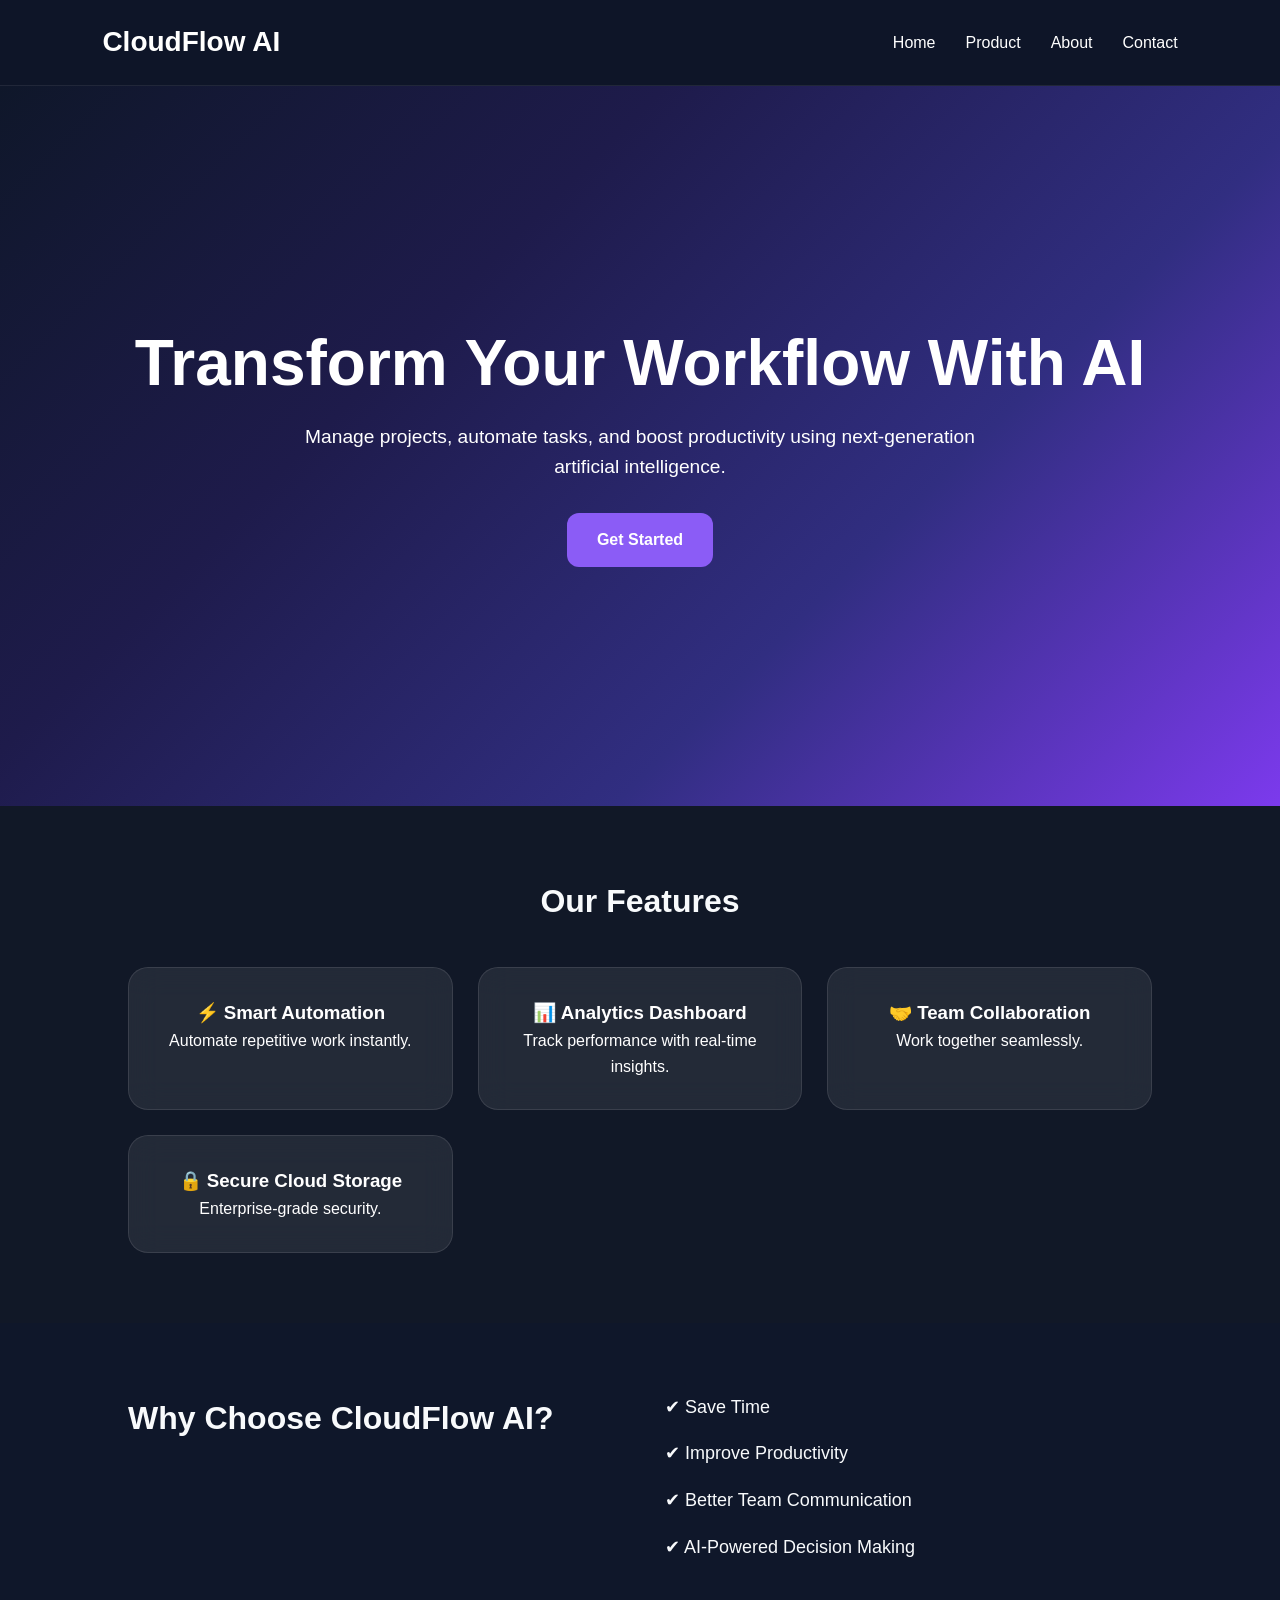
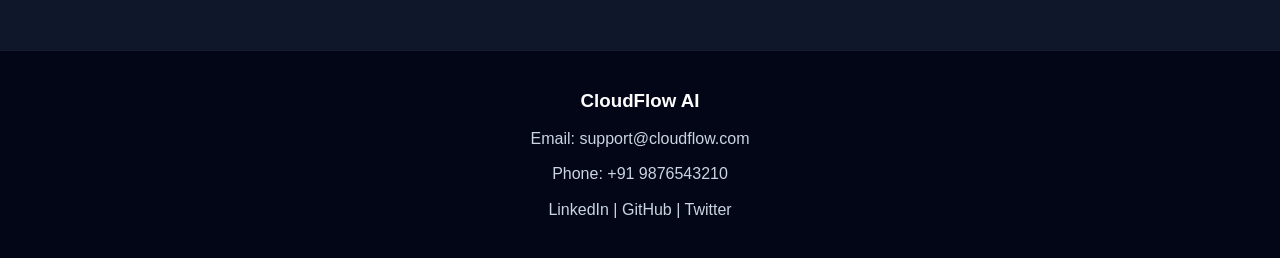
<file: index.html>
<!DOCTYPE html>
<html lang="en">
<head>
    <meta charset="UTF-8">
    <meta name="viewport" content="width=device-width, initial-scale=1.0">
    <title>CloudFlow AI</title>
    <link rel="stylesheet" href="css/style.css">
</head>
<body>

    <!-- Navbar -->
    <nav class="navbar">
        <div class="logo">CloudFlow AI</div>

        <ul class="nav-links">
            <li><a href="index.html">Home</a></li>
            <li><a href="product.html">Product</a></li>
            <li><a href="about.html">About</a></li>
            <li><a href="contact.html">Contact</a></li>
        </ul>
    </nav>

    <!-- Hero Section -->
    <section class="hero">
        <div class="hero-content">
            <h1>Transform Your Workflow With AI</h1>
            <p>
                Manage projects, automate tasks, and boost productivity
                using next-generation artificial intelligence.
            </p>

            <a href="product.html" class="btn">Get Started</a>
        </div>
    </section>

    <!-- Features -->
    <section class="features">
        <h2>Our Features</h2>

        <div class="cards">

            <div class="card">
                <h3>⚡ Smart Automation</h3>
                <p>Automate repetitive work instantly.</p>
            </div>

            <div class="card">
                <h3>📊 Analytics Dashboard</h3>
                <p>Track performance with real-time insights.</p>
            </div>

            <div class="card">
                <h3>🤝 Team Collaboration</h3>
                <p>Work together seamlessly.</p>
            </div>

            <div class="card">
                <h3>🔒 Secure Cloud Storage</h3>
                <p>Enterprise-grade security.</p>
            </div>

        </div>
    </section>

    <!-- Benefits -->
    <section class="benefits">

        <div class="benefit-left">
            <h2>Why Choose CloudFlow AI?</h2>
        </div>

        <div class="benefit-right">
            <ul>
                <li>✔ Save Time</li>
                <li>✔ Improve Productivity</li>
                <li>✔ Better Team Communication</li>
                <li>✔ AI-Powered Decision Making</li>
            </ul>
        </div>

    </section>

    <!-- Footer -->
    <footer>
        <h3>CloudFlow AI</h3>
        <p>Email: support@cloudflow.com</p>
        <p>Phone: +91 9876543210</p>
        <p>LinkedIn | GitHub | Twitter</p>
    </footer>

</body>
</html>
</file>
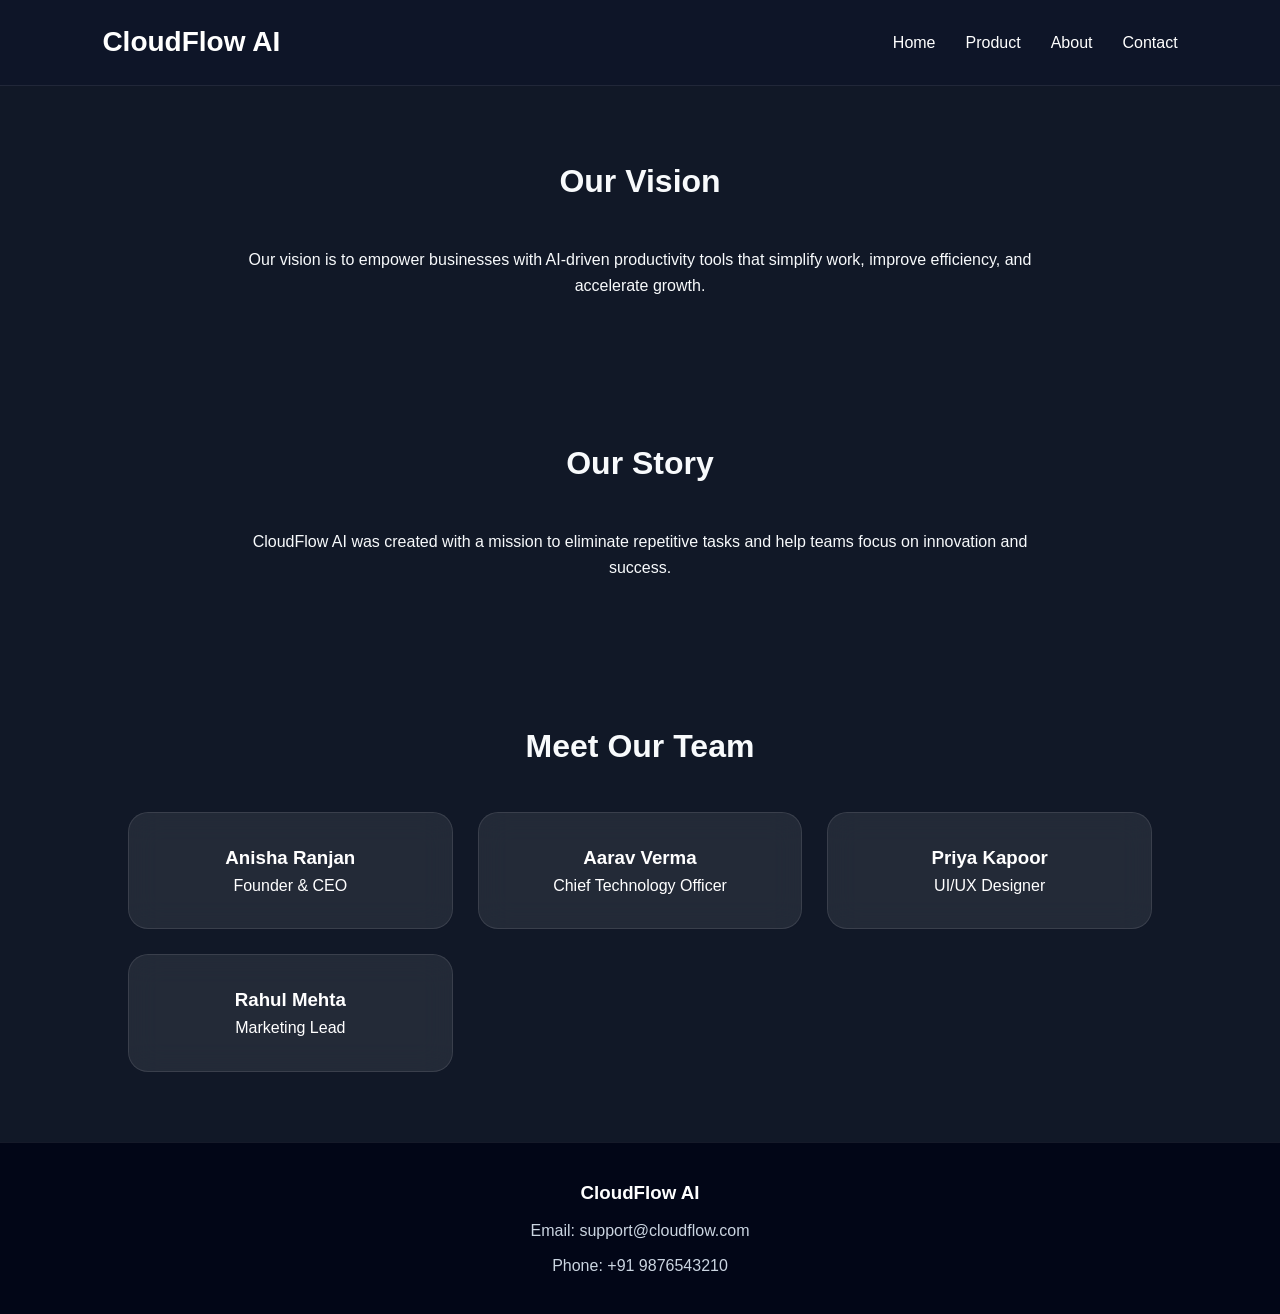
<file: about.html>
<!DOCTYPE html>
<html lang="en">
<head>
    <meta charset="UTF-8">
    <meta name="viewport" content="width=device-width, initial-scale=1.0">
    <title>About Us</title>
    <link rel="stylesheet" href="css/style.css">
</head>
<body>

<nav class="navbar">
    <div class="logo">CloudFlow AI</div>

    <ul class="nav-links">
        <li><a href="index.html">Home</a></li>
        <li><a href="product.html">Product</a></li>
        <li><a href="about.html">About</a></li>
        <li><a href="contact.html">Contact</a></li>
    </ul>
</nav>

<section class="features">

    <h2>Our Vision</h2>

    <p style="text-align:center; max-width:800px; margin:auto;">
        Our vision is to empower businesses with AI-driven
        productivity tools that simplify work,
        improve efficiency, and accelerate growth.
    </p>

</section>

<section class="features">

    <h2>Our Story</h2>

    <p style="text-align:center; max-width:800px; margin:auto;">
        CloudFlow AI was created with a mission
        to eliminate repetitive tasks and help
        teams focus on innovation and success.
    </p>

</section>

<section class="features">

    <h2>Meet Our Team</h2>

    <div class="cards">

        <div class="card">
            <h3>Anisha Ranjan</h3>
            <p>Founder & CEO</p>
        </div>

        <div class="card">
            <h3>Aarav Verma</h3>
            <p>Chief Technology Officer</p>
        </div>

        <div class="card">
            <h3>Priya Kapoor</h3>
            <p>UI/UX Designer</p>
        </div>

        <div class="card">
            <h3>Rahul Mehta</h3>
            <p>Marketing Lead</p>
        </div>

    </div>

</section>

<footer>
    <h3>CloudFlow AI</h3>
    <p>Email: support@cloudflow.com</p>
    <p>Phone: +91 9876543210</p>
</footer>

</body>
</html>
</file>
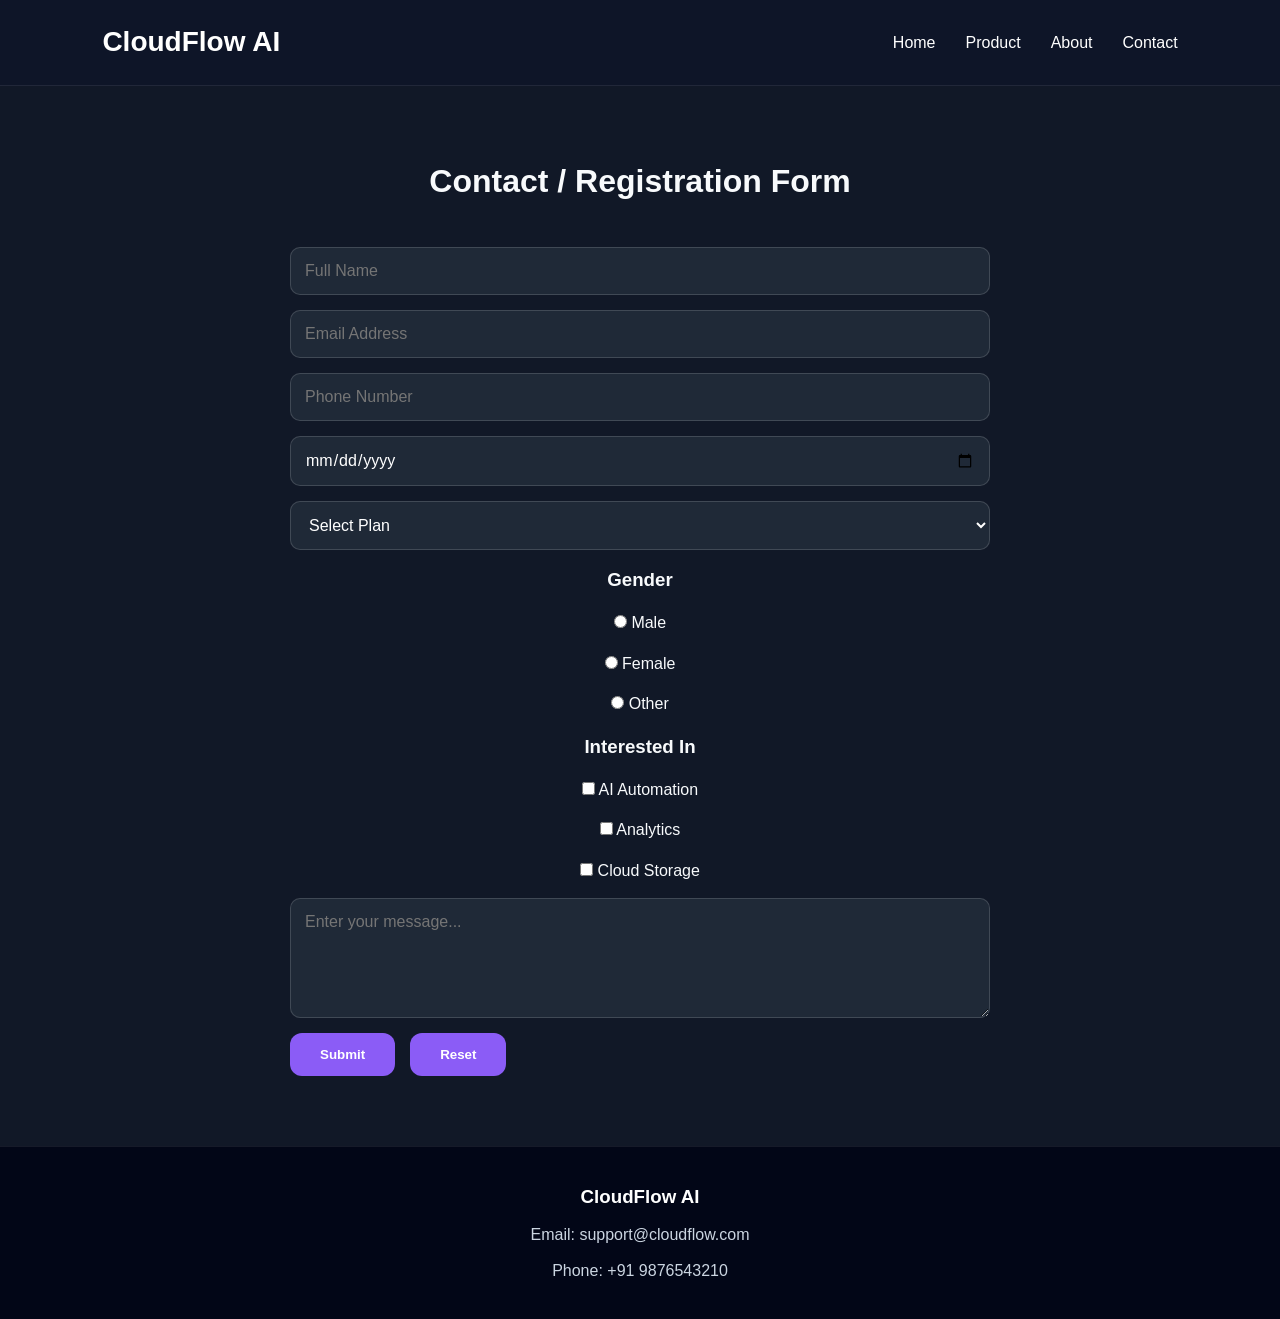
<file: contact.html>
<!DOCTYPE html>
<html lang="en">
<head>
    <meta charset="UTF-8">
    <meta name="viewport" content="width=device-width, initial-scale=1.0">
    <title>Contact Us</title>
    <link rel="stylesheet" href="css/style.css">
</head>
<body>

<nav class="navbar">
    <div class="logo">CloudFlow AI</div>

    <ul class="nav-links">
        <li><a href="index.html">Home</a></li>
        <li><a href="product.html">Product</a></li>
        <li><a href="about.html">About</a></li>
        <li><a href="contact.html">Contact</a></li>
    </ul>
</nav>

<section class="features">

    <h2>Contact / Registration Form</h2>

    <form class="contact-form">

        <input type="text" placeholder="Full Name" required>

        <input type="email" placeholder="Email Address" required>

        <input
            type="tel"
            placeholder="Phone Number"
            pattern="[0-9]{10}"
            required
        >

        <input type="date">

        <select required>
            <option value="">Select Plan</option>
            <option>Starter Plan</option>
            <option>Pro Plan</option>
            <option>Enterprise Plan</option>
        </select>

        <h3>Gender</h3>

        <label>
            <input type="radio" name="gender">
            Male
        </label>

        <label>
            <input type="radio" name="gender">
            Female
        </label>

        <label>
            <input type="radio" name="gender">
            Other
        </label>

        <h3>Interested In</h3>

        <label>
            <input type="checkbox">
            AI Automation
        </label>

        <label>
            <input type="checkbox">
            Analytics
        </label>

        <label>
            <input type="checkbox">
            Cloud Storage
        </label>

        <textarea
            rows="5"
            placeholder="Enter your message..."
        ></textarea>

        <div class="form-buttons">
            <button type="submit" class="btn">
                Submit
            </button>

            <button type="reset" class="btn">
                Reset
            </button>
        </div>

    </form>

</section>

<footer>
    <h3>CloudFlow AI</h3>
    <p>Email: support@cloudflow.com</p>
    <p>Phone: +91 9876543210</p>
</footer>

</body>
</html>
</file>
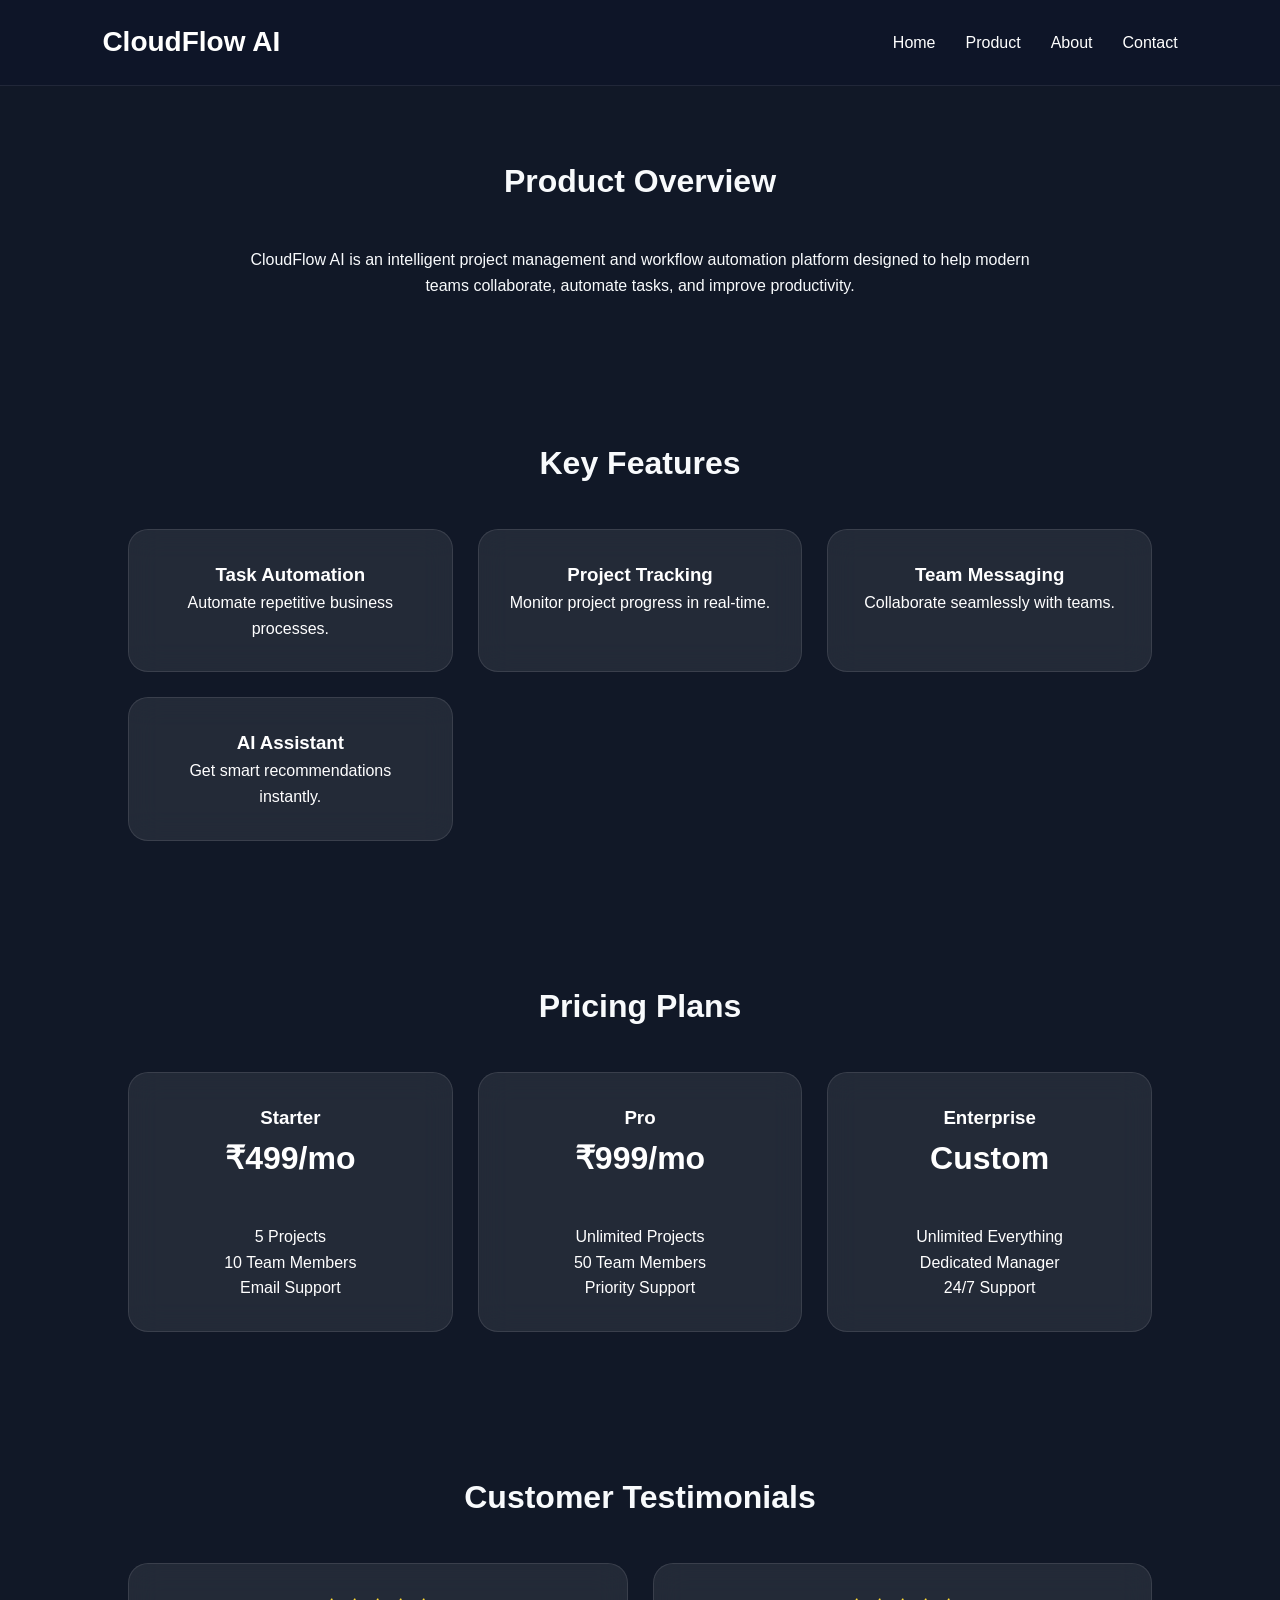
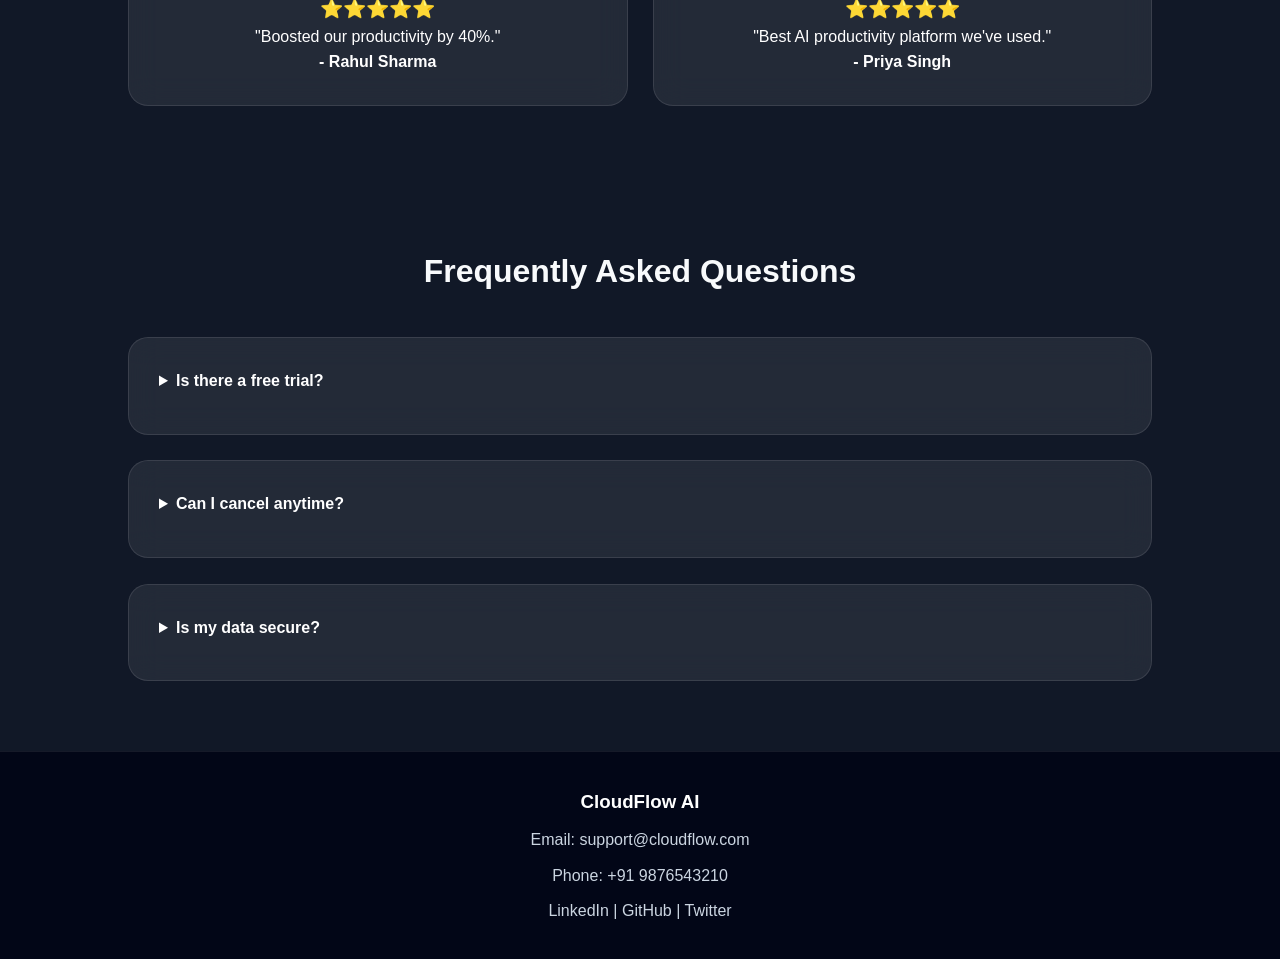
<file: product.html>
<!DOCTYPE html>
<html lang="en">
<head>
    <meta charset="UTF-8">
    <meta name="viewport" content="width=device-width, initial-scale=1.0">
    <title>CloudFlow AI - Product</title>
    <link rel="stylesheet" href="css/style.css">
</head>
<body>

    <!-- Navbar -->
    <nav class="navbar">
        <div class="logo">CloudFlow AI</div>

        <ul class="nav-links">
            <li><a href="index.html">Home</a></li>
            <li><a href="product.html">Product</a></li>
            <li><a href="about.html">About</a></li>
            <li><a href="contact.html">Contact</a></li>
        </ul>
    </nav>

    <!-- Product Overview -->
    <section class="features">
        <h2>Product Overview</h2>

        <p style="text-align:center; max-width:800px; margin:auto;">
            CloudFlow AI is an intelligent project management and workflow
            automation platform designed to help modern teams collaborate,
            automate tasks, and improve productivity.
        </p>
    </section>

    <!-- Key Features -->
    <section class="features">
        <h2>Key Features</h2>

        <div class="cards">

            <div class="card">
                <h3>Task Automation</h3>
                <p>Automate repetitive business processes.</p>
            </div>

            <div class="card">
                <h3>Project Tracking</h3>
                <p>Monitor project progress in real-time.</p>
            </div>

            <div class="card">
                <h3>Team Messaging</h3>
                <p>Collaborate seamlessly with teams.</p>
            </div>

            <div class="card">
                <h3>AI Assistant</h3>
                <p>Get smart recommendations instantly.</p>
            </div>

        </div>
    </section>

    <!-- Pricing -->
    <section class="features">
        <h2>Pricing Plans</h2>

        <div class="cards">

            <div class="card">
                <h3>Starter</h3>
                <h2>₹499/mo</h2>
                <p>5 Projects</p>
                <p>10 Team Members</p>
                <p>Email Support</p>
            </div>

            <div class="card">
                <h3>Pro</h3>
                <h2>₹999/mo</h2>
                <p>Unlimited Projects</p>
                <p>50 Team Members</p>
                <p>Priority Support</p>
            </div>

            <div class="card">
                <h3>Enterprise</h3>
                <h2>Custom</h2>
                <p>Unlimited Everything</p>
                <p>Dedicated Manager</p>
                <p>24/7 Support</p>
            </div>

        </div>
    </section>

    <!-- Testimonials -->
    <section class="features">
        <h2>Customer Testimonials</h2>

        <div class="cards">

            <div class="card">
                <h3>⭐⭐⭐⭐⭐</h3>
                <p>"Boosted our productivity by 40%."</p>
                <strong>- Rahul Sharma</strong>
            </div>

            <div class="card">
                <h3>⭐⭐⭐⭐⭐</h3>
                <p>"Best AI productivity platform we've used."</p>
                <strong>- Priya Singh</strong>
            </div>

        </div>
    </section>

    <!-- FAQ -->
    <section class="features">
        <h2>Frequently Asked Questions</h2>

        <details class="card">
            <summary>Is there a free trial?</summary>
            <p>Yes, we offer a 14-day free trial.</p>
        </details>

        <br>

        <details class="card">
            <summary>Can I cancel anytime?</summary>
            <p>Yes, you can cancel your subscription anytime.</p>
        </details>

        <br>

        <details class="card">
            <summary>Is my data secure?</summary>
            <p>Absolutely. We use enterprise-grade security.</p>
        </details>
    </section>

    <!-- Footer -->
    <footer>
        <h3>CloudFlow AI</h3>
        <p>Email: support@cloudflow.com</p>
        <p>Phone: +91 9876543210</p>
        <p>LinkedIn | GitHub | Twitter</p>
    </footer>

</body>
</html>
</file>
<file: css/style.css>
*{
    margin:0;
    padding:0;
    box-sizing:border-box;
    font-family:'Segoe UI',sans-serif;
}

html{
    scroll-behavior:smooth;
}

body{
    background:#0b1120;
    color:#f8fafc;
    line-height:1.6;
}

/* ================= NAVBAR ================= */

.navbar{
    background:rgba(15,23,42,.95);
    backdrop-filter:blur(10px);
    display:flex;
    justify-content:space-between;
    align-items:center;
    padding:20px 8%;
    position:sticky;
    top:0;
    z-index:1000;
    border-bottom:1px solid rgba(255,255,255,0.08);
}

.logo{
    color:white;
    font-size:28px;
    font-weight:bold;
}

.nav-links{
    display:flex;
    list-style:none;
    gap:30px;
}

.nav-links a{
    color:white;
    text-decoration:none;
    transition:.3s;
    font-weight:500;
}

.nav-links a:hover{
    color:#60a5fa;
}

/* ================= HERO ================= */

.hero{
    min-height:80vh;
    display:flex;
    justify-content:center;
    align-items:center;
    text-align:center;
    padding:40px;
    color:white;

    background:
    linear-gradient(
        135deg,
        #0f172a,
        #1e1b4b,
        #312e81,
        #7c3aed
    );
}

.hero h1{
    font-size:4rem;
    margin-bottom:20px;
    line-height:1.2;
}

.hero p{
    max-width:700px;
    margin:auto;
    margin-bottom:30px;
    font-size:1.2rem;
}

/* ================= BUTTON ================= */

.btn{
    display:inline-block;
    background:#8b5cf6;
    color:white;
    padding:14px 30px;
    border-radius:12px;
    text-decoration:none;
    font-weight:bold;
    transition:.3s;
    border:none;
}

.btn:hover{
    background:#7c3aed;
    transform:translateY(-3px);
    box-shadow:0 8px 25px rgba(124,58,237,.4);
}

/* ================= FEATURES ================= */

.features{
    padding:70px 10%;
    text-align:center;
    background:#111827;
}

.features h2{
    margin-bottom:40px;
    font-size:2rem;
}

.cards{
    display:grid;
    grid-template-columns:repeat(auto-fit,minmax(250px,1fr));
    gap:25px;
}

.card{
    background:rgba(255,255,255,0.08);
    backdrop-filter:blur(15px);
    border:1px solid rgba(255,255,255,0.1);
    padding:30px;
    border-radius:20px;
    transition:.4s;
    color:white;
}

.card:hover{
    transform:translateY(-12px);
    box-shadow:0 15px 40px rgba(124,58,237,.35);
}

/* ================= BENEFITS ================= */

.benefits{
    padding:70px 10%;
    display:flex;
    justify-content:space-between;
    gap:50px;
    flex-wrap:wrap;
    background:#0f172a;
}

.benefit-left,
.benefit-right{
    flex:1;
}

.benefit-left h2{
    font-size:2rem;
}

.benefit-right ul{
    list-style:none;
}

.benefit-right li{
    margin-bottom:18px;
    font-size:18px;
}

/* ================= CONTACT FORM ================= */

.contact-form{
    max-width:700px;
    margin:auto;
    display:flex;
    flex-direction:column;
    gap:15px;
}

.contact-form input,
.contact-form select,
.contact-form textarea{
    padding:14px;
    border:1px solid rgba(255,255,255,.15);
    border-radius:10px;
    font-size:16px;
    background:#1f2937;
    color:white;
    outline:none;
}

.contact-form input:focus,
.contact-form select:focus,
.contact-form textarea:focus{
    border-color:#8b5cf6;
}

.contact-form textarea{
    resize:vertical;
}

.form-buttons{
    display:flex;
    gap:15px;
}

/* ================= FAQ ================= */

details{
    text-align:left;
    cursor:pointer;
}

summary{
    font-weight:bold;
    margin-bottom:10px;
}

/* ================= FOOTER ================= */

footer{
    background:#020617;
    color:white;
    text-align:center;
    padding:35px;
    border-top:1px solid rgba(255,255,255,.08);
}

footer p{
    margin-top:10px;
    color:#cbd5e1;
}

/* ================= RESPONSIVE ================= */

@media(max-width:768px){

    .navbar{
        flex-direction:column;
        gap:15px;
        padding:20px;
    }

    .nav-links{
        flex-wrap:wrap;
        justify-content:center;
    }

    .hero{
        min-height:70vh;
        padding:30px 20px;
    }

    .hero h1{
        font-size:2.3rem;
    }

    .hero p{
        font-size:1rem;
    }

    .cards{
        grid-template-columns:1fr;
    }

    .benefits{
        flex-direction:column;
        text-align:center;
    }

    .form-buttons{
        flex-direction:column;
    }
}
</file>
